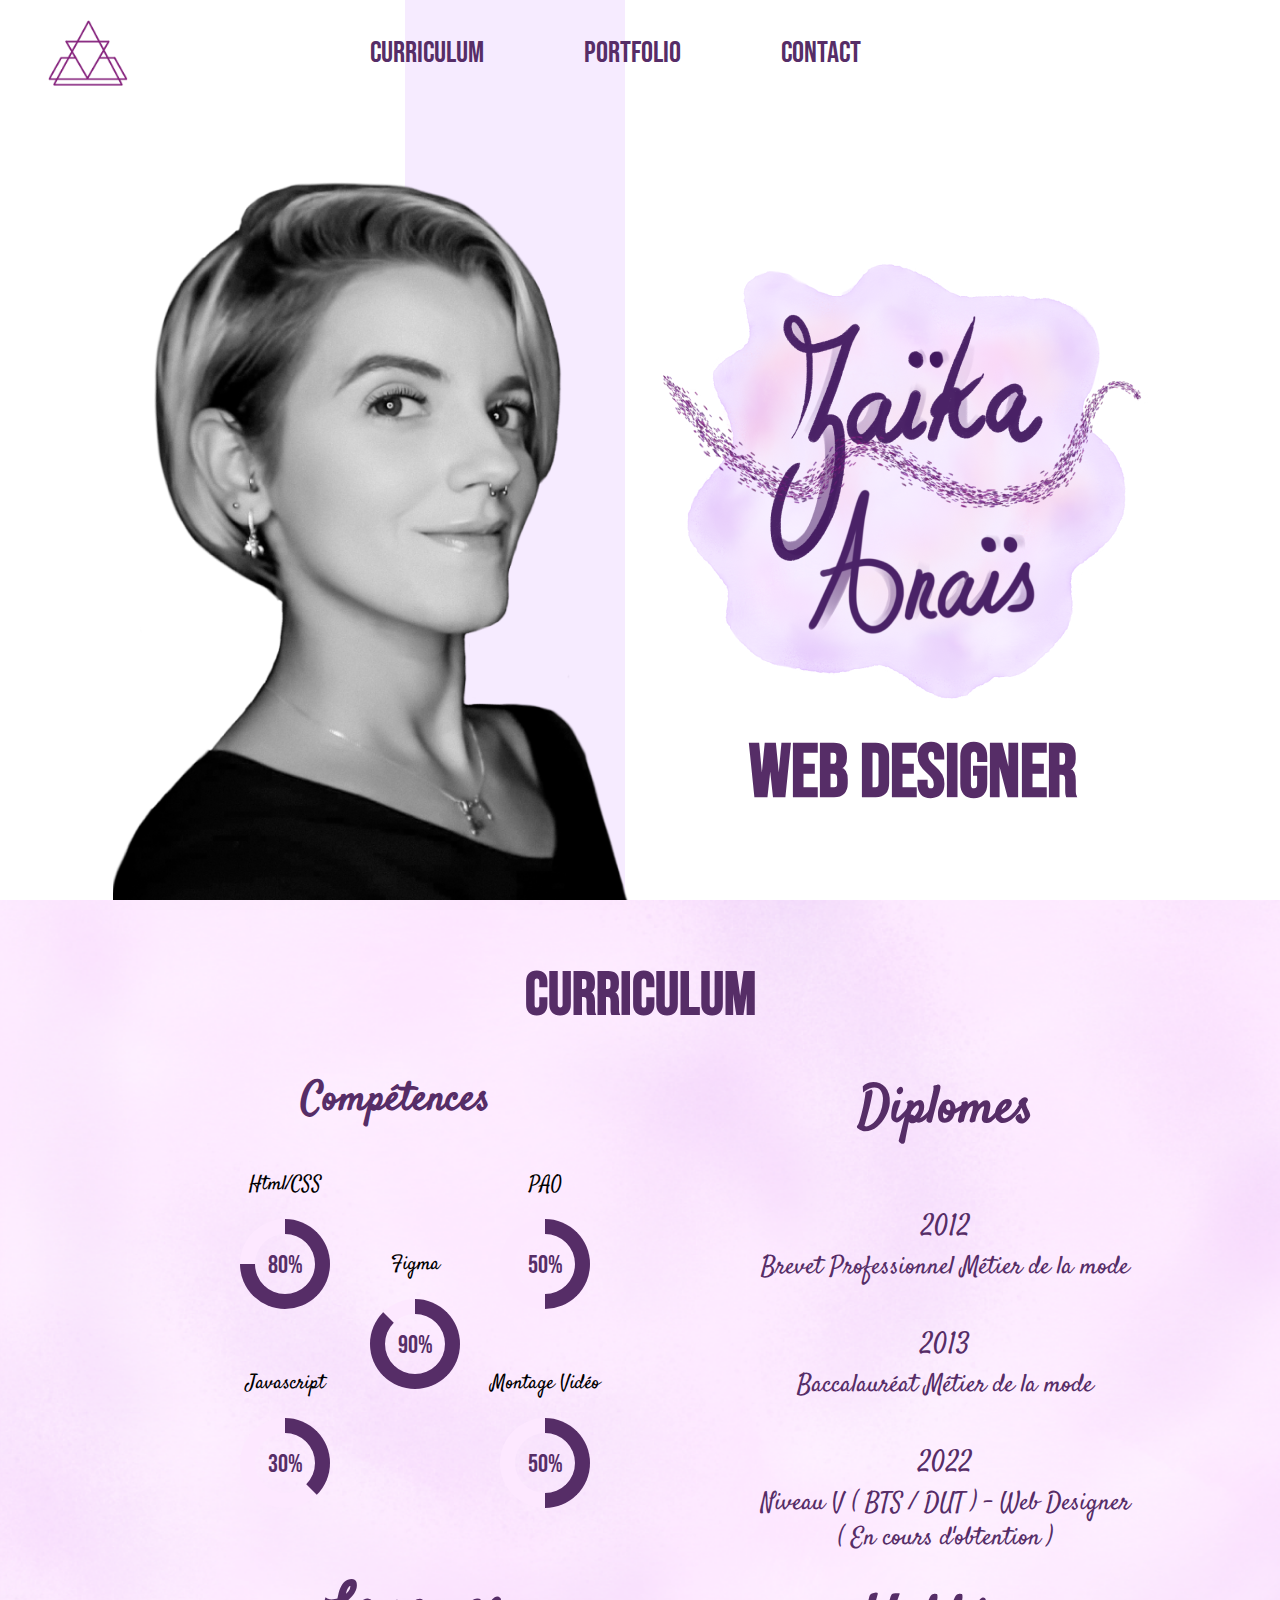
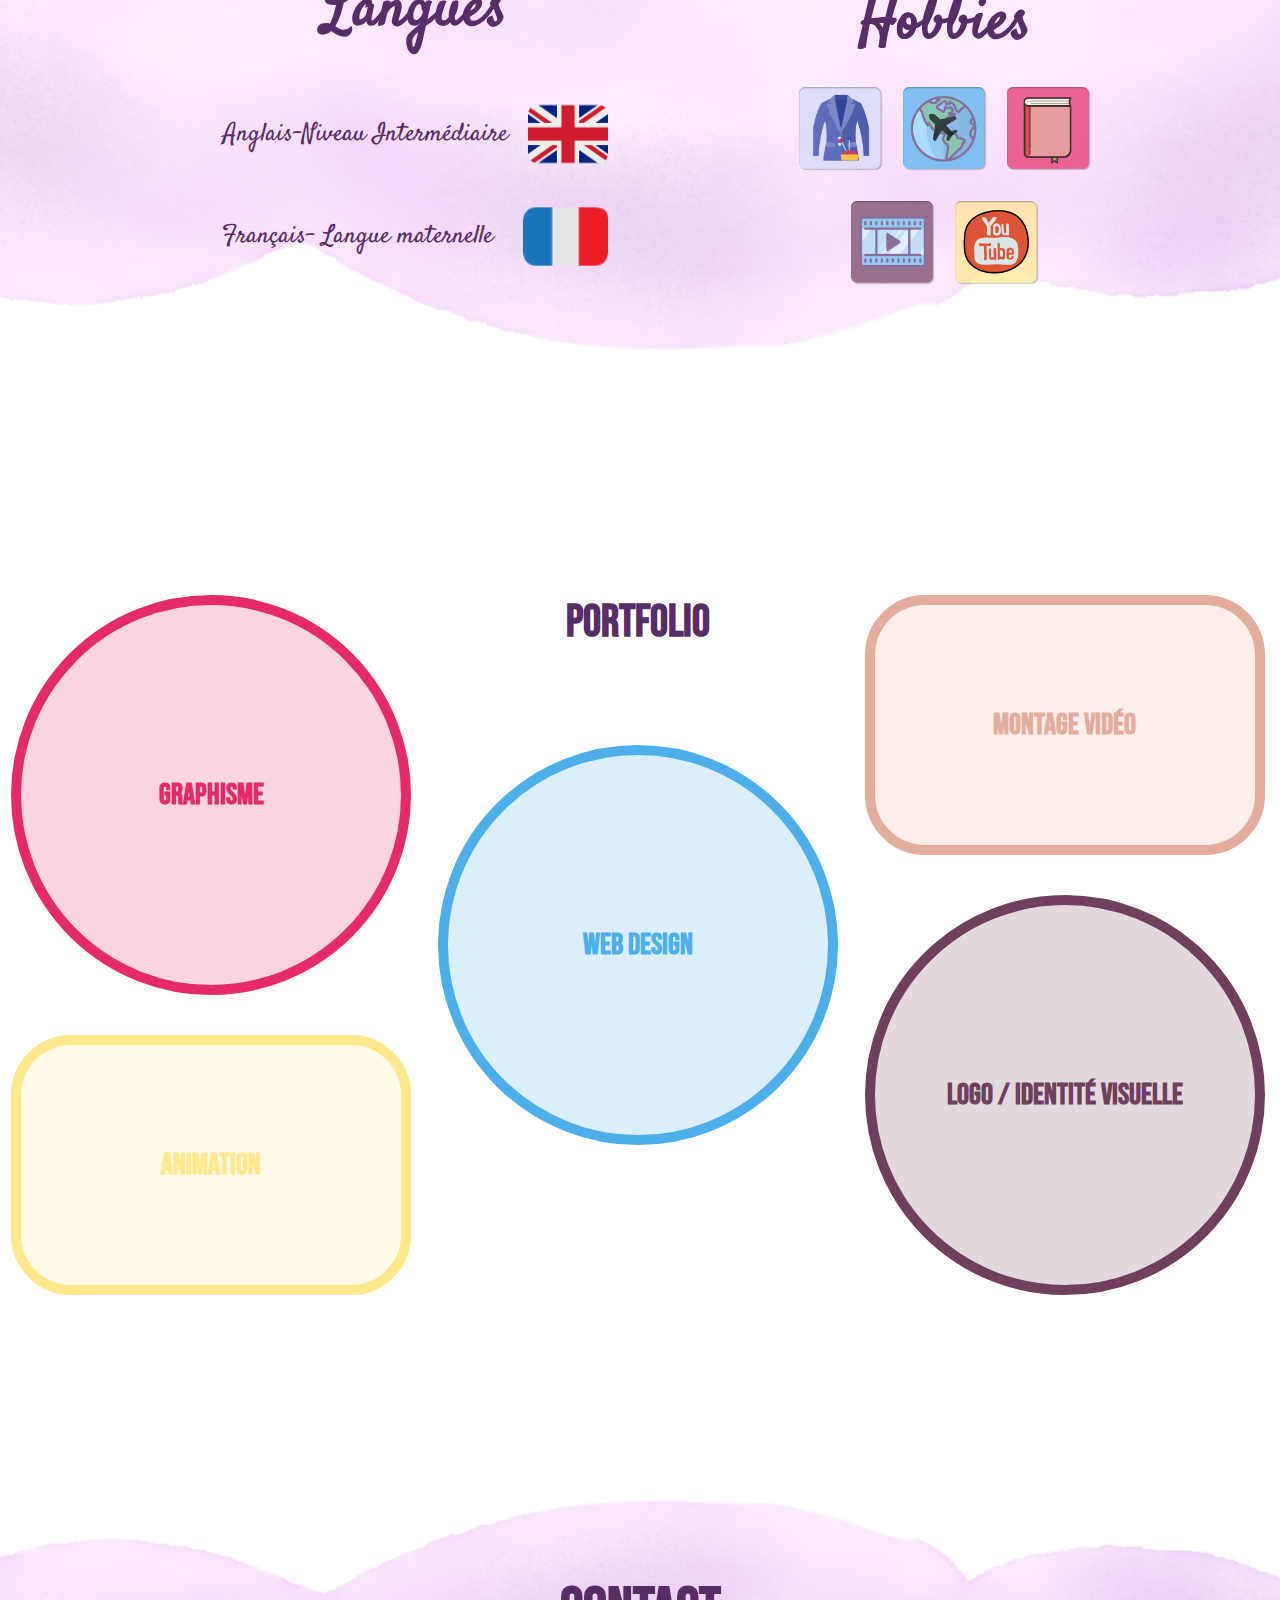
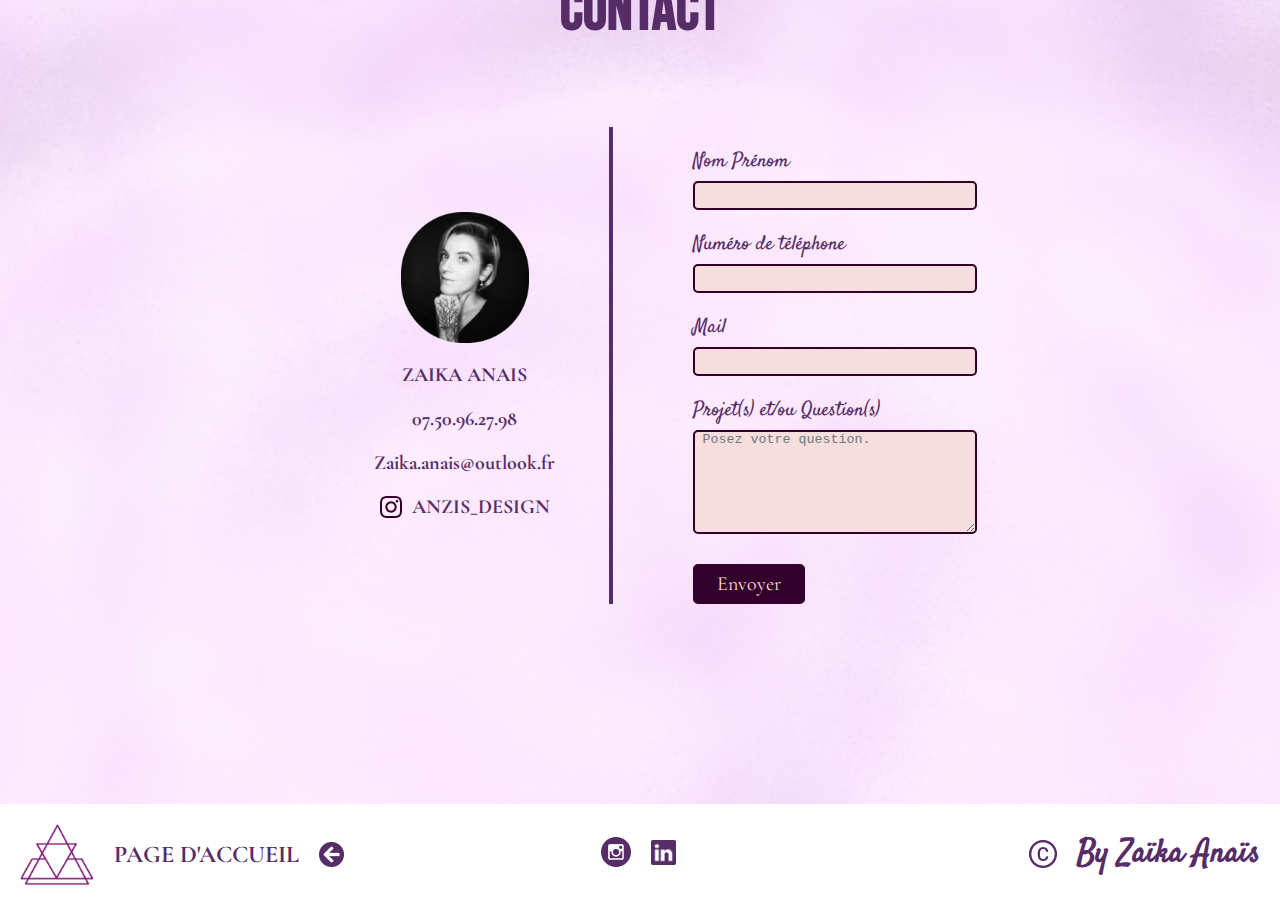
<file: index.html>
<!DOCTYPE html>
<html lang="en">

<head>
    <meta charset="UTF-8">
    <meta http-equiv="X-UA-Compatible" content="IE=edge">
    <meta name="viewport" content="width=device-width, initial-scale=1.0">
    <link rel="stylesheet" href="index.css">
    <style>
        @import url('https://fonts.googleapis.com/css2?family=Bebas+Neue&display=swap');
    </style>
    <style>
        @import url('https://fonts.googleapis.com/css2?family=Satisfy&display=swap');
    </style>
    <style>
        @import url('https://fonts.googleapis.com/css2?family=Cormorant+Garamond&display=swap');
    </style>

    <title>Website Zaïka Anaïs</title>
</head>

<body>
    
    <nav>
        <div class="container">
            <img class="Logo" src="Logo.png" alt="Logo">
            <ul>
                <li> <a href="#curriculum">Curriculum</a> </li>
                <li> <a href="#portfolio"> Portfolio</a></li>
                <li> <a href="#contact"> Contact</a></li>
            </ul>
        </div>
    </nav>

    <header class="index">
        <div class="rectangle"></div>
        <div class="presentation">
            <img class="photo" src="photo.png" alt="Mon visage">
            <div class="blocindex">
                <img class="nom" src="nom.png" alt="nom">
                <h1>WEB DESIGNER</h1>
            </div>
        </div>
    </header>

    <section id="curriculum" class="curriculum">
        <div class="nompage">
            <h1>Curriculum</h1>
        </div>
        <div class="CV">
            <div class="Gauche">
                <div class="competences">
                    <h1>Compétences</h1>

                    <div class="cercleentier">

                        <div class="cerclegauche">
                            <div class="nomcercle1">
                                <p class="pourcentage">80%</p>
                                <p class="textecercle">Html/CSS</p>
                                <div class="Cercle1 CercleR">
                                    <div class="gauche">
                                        <ul id="circle1premier">
                                            <li class="icon i1"></li>
                                            <li class="icon i2"></li>
                                            <li class="icon i3"></li>
                                            <li class="icon i4"></li>
                                            <li class="icon i5"></li>
                                        </ul>
                                        <ul id="circle2">
                                            <li class="icon i1"></li>
                                            <li class="icon i2"></li>
                                            <li class="icon i3"></li>
                                            <li class="icon i4"></li>
                                            <li class="icon i5"></li>
                                        </ul>
                                    </div>
                                    <div class="droite">
                                        <ul id="circle3">
                                            <li class="icon i1"></li>
                                            <li class="icon i2"></li>
                                            <li class="icon i3"></li>
                                            <li class="icon i4"></li>
                                            <li class="icon i5"></li>
                                        </ul>

                                        <ul id="circle4">
                                            <li class="icon i1"></li>
                                            <li class="icon i2"></li>
                                            <li class="icon i3"></li>
                                            <li class="icon i4"></li>
                                            <li class="icon i5"></li>
                                        </ul>
                                    </div>
                                </div>
                            </div>
                            <div class="nomcercle2">
                                <p class="pourcentage">30%</p>
                                <p class="textecercle">Javascript</p>
                                <div class="Cercle2 CercleR">
                                    <div class="gauche">
                                        <ul id="circle1premier">
                                            <li class="icon i1"></li>
                                            <li class="icon i2"></li>
                                            <li class="icon i3"></li>
                                            <li class="icon i4"></li>
                                            <li class="icon i5"></li>
                                        </ul>
                                        <ul id="circle2">
                                            <li class="icon i1"></li>
                                            <li class="icon i2"></li>
                                            <li class="icon i3"></li>
                                            <li class="icon i4"></li>
                                            <li class="icon i5"></li>
                                        </ul>
                                    </div>
                                    <div class="droite">
                                        <ul id="circle3premier">
                                            <li class="icon i1"></li>
                                            <li class="icon i2"></li>
                                            <li class="icon i3"></li>
                                            <li class="icon i4"></li>
                                            <li class="icon i5"></li>
                                        </ul>

                                        <ul id="circle4premier">
                                            <li class="icon i1"></li>
                                            <li class="icon i2"></li>
                                            <li class="icon i3"></li>
                                            <li class="icon i4"></li>
                                            <li class="icon i5"></li>
                                        </ul>
                                    </div>
                                </div>
                            </div>
                        </div>
                        <div class="nomcercle3">
                            <p class="pourcentage pourcentage1">90%</p>
                            <p class="textecercle">Figma</p>
                            <div class="Cercle3 CercleR">
                                <div class="gauche">
                                    <ul id="circle1second">
                                        <li class="icon i1"></li>
                                        <li class="icon i2"></li>
                                        <li class="icon i3"></li>
                                        <li class="icon i4"></li>
                                        <li class="icon i5"></li>
                                    </ul>
                                    <ul id="circle2">
                                        <li class="icon i1"></li>
                                        <li class="icon i2"></li>
                                        <li class="icon i3"></li>
                                        <li class="icon i4"></li>
                                        <li class="icon i5"></li>
                                    </ul>
                                </div>
                                <div class="droite">
                                    <ul id="circle3">
                                        <li class="icon i1"></li>
                                        <li class="icon i2"></li>
                                        <li class="icon i3"></li>
                                        <li class="icon i4"></li>
                                        <li class="icon i5"></li>
                                    </ul>

                                    <ul id="circle4">
                                        <li class="icon i1"></li>
                                        <li class="icon i2"></li>
                                        <li class="icon i3"></li>
                                        <li class="icon i4"></li>
                                        <li class="icon i5"></li>
                                    </ul>
                                </div>
                            </div>
                        </div>


                        <div class="cercledroite">
                            <div class="nomcercle4">
                                <p class="pourcentage">50%</p>
                                <p class="textecercle">PAO</p>
                                <div class="Cercle4 CercleR">
                                    <div class="gauche">
                                        <ul id="circle1troisieme">
                                            <li class="icon i1"></li>
                                            <li class="icon i2"></li>
                                            <li class="icon i3"></li>
                                            <li class="icon i4"></li>
                                            <li class="icon i5"></li>
                                        </ul>
                                        <ul id="circle2">
                                            <li class="icon i1"></li>
                                            <li class="icon i2"></li>
                                            <li class="icon i3"></li>
                                            <li class="icon i4"></li>
                                            <li class="icon i5"></li>
                                        </ul>
                                    </div>
                                    <div class="droite">
                                        <ul id="circle3troisieme">
                                            <li class="icon i1"></li>
                                            <li class="icon i2"></li>
                                            <li class="icon i3"></li>
                                            <li class="icon i4"></li>
                                            <li class="icon i5"></li>
                                        </ul>

                                        <ul id="circle4">
                                            <li class="icon i1"></li>
                                            <li class="icon i2"></li>
                                            <li class="icon i3"></li>
                                            <li class="icon i4"></li>
                                            <li class="icon i5"></li>
                                        </ul>
                                    </div>
                                </div>
                            </div>
                            <div class="nomcercle5">
                                <p class="pourcentage">50%</p>
                                <p class="textecercle">Montage Vidéo</p>
                                <div class="Cercle5 CercleR">
                                    <div class="gauche">
                                        <ul id="circle1quatre">
                                            <li class="icon i1"></li>
                                            <li class="icon i2"></li>
                                            <li class="icon i3"></li>
                                            <li class="icon i4"></li>
                                            <li class="icon i5"></li>
                                        </ul>
                                        <ul id="circle2">
                                            <li class="icon i1"></li>
                                            <li class="icon i2"></li>
                                            <li class="icon i3"></li>
                                            <li class="icon i4"></li>
                                            <li class="icon i5"></li>
                                        </ul>
                                    </div>
                                    <div class="droite">
                                        <ul id="circle3quatre">
                                            <li class="icon i1"></li>
                                            <li class="icon i2"></li>
                                            <li class="icon i3"></li>
                                            <li class="icon i4"></li>
                                            <li class="icon i5"></li>
                                        </ul>

                                        <ul id="circle4">
                                            <li class="icon i1"></li>
                                            <li class="icon i2"></li>
                                            <li class="icon i3"></li>
                                            <li class="icon i4"></li>
                                            <li class="icon i5"></li>
                                        </ul>
                                    </div>
                                </div>
                            </div>
                        </div>

                    </div>
                </div>
                <div class="langues">
                    <div class="titrelangue">
                        <h1>Langues</h1>
                    </div>
                    <div class="en">
                        <p>Anglais-Niveau Intermédiaire
                        </p><img src="flaguk.png" alt="Drapeau Anglais">
                    </div>

                    <div class="fr">
                        <p>Français- Langue maternelle
                        </p> <img src="flagfr.png" alt="Drapeau Français">
                    </div>

                </div>
            </div>
            <div class="Droite">
                <div class="diplome">
                    <h1>Diplomes</h1>
                    <div class="textediplome">
                        <h1>2012</h1>
                        <p> Brevet Professionnel Métier de la mode </p>
                        <h1>2013</h1>
                        <p>Baccalauréat Métier de la mode</p>
                        <h1>2022</h1>
                        <p> Niveau V ( BTS / DUT ) - Web Designer</p>
                        <p> ( En cours d'obtention )</p>
                    </div>
                </div>
                <div class="hobbies">
                    <div class="textehob">
                        <h1>Hobbies</h1>

                        <div class="premierhob">
                            <img class="mode" src="mode.png" alt="Mode ( Vêtement )">
                            <img src="voyage.png" alt="Terre avec avion">
                            <img src="livre.png" alt="livre">
                        </div>
                        <div class="secondhob">
                            <img class="cinema" src="cinema.png" alt="cinéma">
                            <img src="youtube.png" alt="youtube">
                        </div>
                    </div>
                </div>
            </div>
        </div>
    </section>

    <section id="portfolio">
        <div class="portfolio">
            <div class="containerport">
                <div class="forme formerond1">
                    <a href="portfolio.html#graphisme">
                        <h1 class="nombulle1">Graphisme</h1>
                    </a>
                </div>
            </div>
            <div class="containerport">
                <div class="forme formerectangle1">
                    <a href="portfolio.html#animation">
                        <h1 class="nombulle2">Animation</h1>

                    </a>
                </div>
            </div>
            <h1 class="containerport port">Portfolio</h1>
            <div class="containerport">
                <div class="forme formerond2">
                    <a href="portfolio.html#webdesign">

                        <h1 class="nombulle3">Web Design</h1>

                    </a>
                </div>
            </div>
            <div class="containerport">
                <div class="forme formerectangle2">
                    <a href="portfolio.html#montagevideo">

                        <h1 class="nombulle4">Montage Vidéo</h1>

                    </a>
                </div>
            </div>
            <div class="containerport">
                <div class="forme formerond3">
                    <a href="portfolio.html#identite">

                        <h1 class="nombulle5">Logo / Identité Visuelle</h1>
                    </a>
                </div>
            </div>
        </div>
        <!--
        <div class="nompage">
            <h1 class="port">Portfolio</h1>
        </div>
        <div class="ttforme">


            <div class="formegauche">
                <a href="portfolio.html#graphisme">
                    <div class="formerond1">
                        <h1 class="nombulle1">Graphisme</h1>
                    </div>
                </a>

                <a href="portfolio.html#animation">
                    <div class="formerectangle1">
                        <h1 class="nombulle2">Animation</h1>
                    </div>
                </a>
            </div>
            <a href="portfolio.html#webdesign">
                <div class="formecentre">
                    <div class="formerond2">
                        <h1 class="nombulle3">Web Design</h1>
                    </div>
            </a>
        </div>
        <a href="portfolio.html#montagevideo">
            <div class="formedroite">
                <div class="formerectangle2">
                    <h1 class="nombulle4">Montage Vidéo</h1>
                </div>
        </a>

        <a href="portfolio.html#identite">
            <div class="formerond3">
                <h1 class="nombulle5">Logo / Identité Visuelle</h1>
            </div>
        </a>
        </div>
        </div>
    -->
    </section>

    <section id="contact" class="Contact">
        <div class="nompage1">
            <h1>CONTACT</h1>
        </div>
        <div class="cartedevisite">
            <div class="carte">
                <img class="pp" src="Photovisit.png" alt="Photo de profil">

                <p>ZAIKA ANAIS</p>
                <p>07.50.96.27.98</p>
                <p>Zaika.anais@outlook.fr</p>
                <a href="https://www.instagram.com/anzis_design/">
                    <div class="instagram">

                        <img src="instasite.png" alt="instagram symbole">
                        <p>ANZIS_DESIGN</p>
                    </div>
                </a>
            </div>
            <div class="Barre"></div>


            <div class="formulaire">
                <form method="post">
                    <p>
                        <label for="prenom">Nom Prénom</label>
                        <input type="text" name="prenom" />

                        <label for="text">Numéro de téléphone</label>
                        <input type="text" name="text" id="text">

                        <label for="email"> Mail</label>
                        <input type="email" name="email" id="email">

                        <label for="post">Projet(s) et/ou Question(s)</label>
                        <textarea name="ameliorer"
                            placeholder=" Posez votre question."></textarea>

                        <input class="bouton" type="submit" value="Envoyer" />

                    </p>
                </form>
                </p>
                </form>
            </div>
        </div>
    </section>

    <footer>
        <div class="footer">
            <a href="#">
                <div class="accueil">
                    <img class="logodown" src="Logo.png" alt="le logo">
                    <h1>PAGE D'ACCUEIL</h1>
                    <img class="arrow" src="arrow.png" alt="flèche de direction">
                </div>
            </a>
            <div class="reseaux">
                <a href="https://www.instagram.com/anzis_design/">
                    <img class="inst" src="insta.png" alt="instagram">
                    <a href="https://www.linkedin.com/in/ana%C3%AFs-za%C3%AFka-858057185/">
                        <img class="in" src="link.png" alt="linkedin"></a>
            </div>
            <div class="copy">
                <img class="copyright" src="copy.png" alt="copyright">
                <h1>By Zaïka Anaïs</h1>
            </div>
        </div>
    </footer>


</body>

</html>
</file>
<file: index.css>
* {
    margin: 0;
    padding: 0;
    color: #562D67 ;
}

html {
    scroll-behavior: smooth;
  }

#portfolio * {
    box-sizing: border-box;
}

.container {
    width: 90%;
    margin: auto;
}

nav .container {
    display: flex;
    justify-content: center;
}

nav {
    margin: auto;
    display: flex;
    width: 100%;
    z-index: 10000;
    position: absolute;
}

nav ul {
    display: flex;
    padding-top: 35px;
    padding-right: 150px;
}

nav li {
    font-size: 30px ;
    font-family: 'Bebas Neue';
    list-style: none;
    display: flex;
    padding-left:100px;
}

nav a {
    text-decoration: none;
}

.Logo {
    margin-top: 20px;
    margin-left: 24px;
    max-width: 80px;
    position: absolute;
    left : 24px;
}

.index{
    display: flex;
    width: 100%;
    height: 100vh;
    min-height: 650px;
}

.rectangle {
    background-color: #F6EBFF;
    position: absolute;
    width: 220px;
    height: 100vh;
    margin-left: 405px;
    top: 0;
    min-height: 650px;
}

.presentation {
    display: flex;
    margin: auto;
    height: 100%;
    align-items: flex-end;
    z-index: 10;
}

.photo {
    height: 80%;
}


.index h1 {
    font-family: 'Bebas Neue', cursive;
    font-size: calc(5vh + 30px);
}
.blocindex {
    display: flex;
    flex-direction: column;
    justify-content: center;
    align-items: center;
    height: 80%;
}

.curriculum {
    width: 100%;
    height: 100%;
    background-image: url(nuagedown.png);
    background-repeat: no-repeat;
    background-size:cover;
    background-position: 50% 25%;
}

.nompage {
    font-family: 'Bebas Neue', cursive;
    font-size: 30px;
    display: flex;
    justify-content: center;
    padding-top: 60px;
}

.competences h1 {
    display: flex;
    justify-content: center;
    font-family: 'Satisfy', cursive;
    font-size: 40px;
    padding-top: 40px;
}



.Cercle1 {
    padding: 20px;

}

.Cercle2 {
    padding: 20px;

}

.Cercle4 {
    padding: 20px;
}

.Cercle5 {
    padding: 20px;
}

.Cercle3 {
    padding: 20px;
}

.Gauche {
    display: flex;
    flex-direction: column;
    padding-left: 180px;
}

.CV {
    display: flex;
    justify-content: space-between;

}

.competences {
    display: flex;
    flex-direction: column;
}

.cercleentier {
    display: flex;
    flex-direction: row;
    justify-content: center;
}

.cerclegauche {
    display: flex;
    flex-direction: column;
}

.cercledroite {
    display: flex;
    flex-direction: column;
    
}

.gauche {
    display:flex;

    }
    
    .pourcentage {
        position: absolute;
        display: flex;
        padding-top: 80px;
        font-family: 'Bebas Neue', cursive;
        font-size: 25px;
    }

    .pourcentage1 {
        position: absolute;
        display: flex;
        padding-top: 80px;
        font-family: 'Bebas Neue', cursive;
        font-size: 25px;
    }


    .droite {
     display:flex;
    }
    
    .nomcercle1{
        display: flex;
        flex-direction: column;
        align-items: center;
        padding-top: 40px;
        padding-left: 40px;
    }

    .textecercle {
        font-family: 'Satisfy', cursive;
        color: black;
        font-size: 20px;

    }

    .nomcercle2{
        display: flex;
        flex-direction: column;
        align-items: center;
        padding-top: 40px;
        padding-left: 40px;
    }

    .nomcercle3{
        display: flex;
        flex-direction: column;
        align-items: center;
        padding-top: 120px;
        
    }

    .nomcercle4{
        display: flex;
        flex-direction: column;
        align-items: center;
        padding-top: 40px;
    }

    .nomcercle5{
        display: flex;
        flex-direction: column;
        align-items: center;
        padding-top: 40px;
    }
    
    #circle1{
      display: block;
      position: relative;
      
      padding: 0;
      margin:0;
      
      width: 30px;
      height: 30px;
      
      
      border: 0px;
      border-top: 15px solid #FDE8FF;
      border-left: 15px solid #562D67;
      border-top-left-radius: 100%;
      transform: rotate(360deg);
    }

    #circle1premier{
        display: block;
        position: relative;
        
        padding: 0;
        margin:0;
        
        width: 30px;
        height: 30px;
        
        
        border: 0px;
        border-top: 15px solid #FDE8FF;
        border-left: 15px solid #FDE8FF;
        border-top-left-radius: 100%;
        transform: rotate(360deg);
      }

      #circle1second{
        display: block;
        position: relative;
        
        padding: 0;
        margin:0;
        
        width: 30px;
        height: 30px;
        
        
        border: 0px;
        border-top: 15px solid #FDE8FF;
        border-left: 15px solid #562D67;
        border-top-left-radius: 100%;
        transform: rotate(360deg);
      }

      #circle1troisieme{
        display: block;
        position: relative;
        
        padding: 0;
        margin:0;
        
        width: 30px;
        height: 30px;
        
        
        border: 0px;
        border-top: 15px solid #FDE8FF;
        border-left: 15px solid #FDE8FF;
        border-top-left-radius: 100%;
        transform: rotate(360deg);
      }

      #circle1quatre{
        display: block;
        position: relative;
        
        padding: 0;
        margin:0;
        
        width: 30px;
        height: 30px;
        
        
        border: 0px;
        border-top: 15px solid #FDE8FF;
        border-left: 15px solid #FDE8FF;
        border-top-left-radius: 100%;
        transform: rotate(360deg);
      }

    .icon{
      list-style-type: none;
    }
    #circle2{
      display: block;
      position: relative;
      
      padding: 0;
      margin:0;
      
      width: 30px;
      height: 30px;
      
      border: 0px;
      border-top: 15px solid #562D67;
      border-left: 15px solid #562D67;
      border-top-left-radius: 100%;
      transform: rotate(90deg);
    }



    #circle3{
      display: block;
      position: relative;
      
      padding: 0;
      margin:0;
      
      width: 30px;
      height: 30px;
      
      border: 0px;
      border-top: 15px solid #562D67;
      border-left: 15px solid #562D67;
      border-top-left-radius: 100%;
      transform: rotate(270deg);
    }

    #circle3premier{
        display: block;
        position: relative;
        
        padding: 0;
        margin:0;
        
        width: 30px;
        height: 30px;
        
        border: 0px;
        border-top: 15px solid #FDE8FF;
        border-left: 15px solid #FDE8FF;
        border-top-left-radius: 100%;
        transform: rotate(270deg);
      }

      #circle3troisieme{
        display: block;
        position: relative;
        
        padding: 0;
        margin:0;
        
        width: 30px;
        height: 30px;
        
        border: 0px;
        border-top: 15px solid #FDE8FF;
        border-left: 15px solid #FDE8FF;
        border-top-left-radius: 100%;
        transform: rotate(270deg);
      }

      #circle3quatre{
        display: block;
        position: relative;
        
        padding: 0;
        margin:0;
        
        width: 30px;
        height: 30px;
        
        border: 0px;
        border-top: 15px solid #FDE8FF;
        border-left: 15px solid #FDE8FF;
        border-top-left-radius: 100%;
        transform: rotate(270deg);
      }
 
    #circle4{
      display: block;
      position: relative;
      
      padding: 0;
      margin:0;
      
      width: 30px;
      height:30px;
      
      border: 0px;
      border-top: 15px solid #562D67;
      border-left: 15px solid #562D67;
      border-top-left-radius: 100%;
      transform: rotate(180deg);
    }

    #circle4premier{
        display: block;
        position: relative;
        
        padding: 0;
        margin:0;
        
        width: 30px;
        height:30px;
        
        border: 0px;
        border-top: 15px solid #FDE8FF;
        border-left: 15px solid #562D67;
        border-top-left-radius: 100%;
        transform: rotate(180deg);
      }
    
.langues {
    padding-left: 40px;
}

.titrelangue {
    font-family: 'Satisfy', cursive;
    font-size: 30px;
    display: flex;
    flex-direction: column;
    align-items: center;
    padding-top: 40px;
    padding-bottom: 20px;
}

.en {
    font-family: 'Satisfy', cursive;
    font-size: 25px;
    display: flex;
    flex-direction: row;
    justify-content: center;
    align-items: center;
    padding-top: 20px;

}

.en img {
    width: 80px;
    padding-left: 20px;
}

.fr {
    font-family: 'Satisfy', cursive;
    font-size: 25px;
    display: flex;
    flex-direction:row;
    justify-content: center;
    align-items: center;
    padding-top: 20px;
}

.fr img {
    width: 85px;
    padding-left: 30px;
}

.Droite {
    display: flex;
    flex-direction: column;
    align-items: center;
}

.diplome {

    display: flex;
    flex-direction: column;
    align-items: center;
    font-family: 'Satisfy', cursive;
    font-size: 26px;
    padding-top: 40px;
}

.textediplome {
    display: flex;
    flex-direction: column;
    align-items: center;
    font-family: 'Satisfy', cursive;
    font-size: 25px;
    padding-top: 20px;
}


.textediplome h1 {
    font-size: 30px;
    font-weight: lighter;
    padding-top: 40px;
}


.textehob {
    width: 50%;
    display: flex;
    flex-direction: column;
    align-items: center;
    font-family: 'Satisfy', cursive;
    font-size: 30px;
    padding-top: 25px;

}

.hobbies {
    display: flex;
    justify-content: center;
}

.hobbies img {
    width: 25%;
    padding-top: 10px;
    margin: 10px;
}

.premierhob {    
    display: flex;
    justify-content: center;
    align-content: center;
}

.secondhob {
    width: 100%;
    display: flex;
    justify-content: center;
    align-content: center;
    padding-bottom: 200px;
}

a {
    text-decoration: none;
}

h1.port {
    text-align: center;
    height: 150px;
    font-family: 'Bebas Neue', cursive;
    font-size: 45px;
}

.containerport {
    width: 33%;
    display: flex;
    justify-content: center;
}


#portfolio .forme {
    display: flex;
    justify-content: center;
    align-items: center;
}

#portfolio .portfolio {
    display: flex;
    flex-direction: column;
    flex-wrap: wrap;
    height: 700px;
}

#portfolio {
    height: 780px;
    padding-top: 100px;
}

.formerond1{
	width:400px;
	height:400px;
	background:rgb(228,42,105,20%);
	-webkit-border-radius:200px;
	-moz-border-radius:200px;
	-o-border-radius:200px;
	border-radius:300px;
    border:10px solid rgb(228,42,105,100%);
}

.nombulle1 {
    display: flex;
    justify-content:center;
    color:rgb(228,42,105,100%);
    font-family: 'Bebas Neue', cursive;
    font-size: 30px;
}

.formerectangle1{
    margin-top: 40px;
	width:400px;
	height:260px;
	background:rgb(255,231,139,20%);
    border:10px solid rgb(255,231,139,100%);
    border-radius: 60px;
}

.nombulle2 {
    display: flex;
    justify-content: center;
    color:rgb(255,231,139,100%);
    font-family: 'Bebas Neue', cursive;
    font-size: 30px;
}

.formerond2{
	width:400px;
	height:400px;
	background:rgb(76,175,234,20%);
	-webkit-border-radius:200px;
	-moz-border-radius:200px;
	-o-border-radius:200px;
	border-radius:300px;
    border:10px solid rgb(76,175,234,100%);
}

.nombulle3{
    display: flex;
    justify-content: center;
    color:rgb(76,175,234,100%);
    font-family: 'Bebas Neue', cursive;
    font-size: 30px;
}

.formerectangle2{
	width:400px;
	height:260px;
	background:rgb(228,172,157,20%);
    border:10px solid rgb(228,172,157,100%);
    border-radius: 60px;
}

.nombulle4{
    display: flex;
    justify-content: center;
    color:rgb(228,172,157,100%);
    font-family: 'Bebas Neue', cursive;
    font-size: 30px;
}

.formerond3{
	width:400px;
	height:400px;
    margin-top: 40px;
	background:rgb(112,63,94,20%);
	-webkit-border-radius:200px;
	-moz-border-radius:200px;
	-o-border-radius:200px;
	border-radius:300px;
    border:10px solid rgb(112,63,94,100%);
}

.nombulle5{
    display: flex;
    justify-content: center;
    color:rgb(112,63,94,100%);
    font-family: 'Bebas Neue', cursive;
    font-size: 30px;
}

.ttforme {
    display: flex;
    justify-content: center;
}

.formegauche {
    display: flex;
    flex-direction: column;
}

.formecentre {
    display: flex;
    justify-content: center;
    padding-top: 200px;
}

.formedroite {
    display: flex;
    flex-direction: column;
}

.nompage1 {
    font-family: 'Bebas Neue', cursive;
    font-size: 30px;
    display: flex;
    justify-content: center;
    padding-top: 200px;
}

.Contact {
    width: 100%;
    height: 100%;
    background-image: url(nuageup.png);
    background-repeat: no-repeat;
    background-size:cover;
    background-position: 50% 25%;
}

.Barre {
border:2px solid #562D67;
}

.instagram img {
    display: flex;
    object-fit: contain;
    padding-top: 20px;
    padding-right: 10px;
}
.instagram {
    display: flex;

}

.cartedevisite {
    display: flex;
    justify-content: center;
    padding-top: 80px;
    padding-bottom: 200px;
}

.carte {
    width: 10%;
    font-family: 'Cormorant Garamond', serif;
    display: flex;
    flex-direction: column;
    justify-content: center;
    align-items: center;
    padding-right:80px;
}

.pp {
    width: 100%;
}

.carte p {
    padding-top: 20px;
    font-size: 20px;
    font-weight: bold;
}


.formulaire {
    font-family: 'Satisfy', cursive;
    font-size: 20px;
    padding-left: 80px;
    display: flex;
    flex-direction: column;
}

input {
    height: 25px;
    width: 150%;
    border-radius: 5px;
    background-color: #F6DEDE;
    border : 2px solid #32002B;
    display: flex;
}

label {
    display: flex;
    padding-top:  20px;
    padding-bottom: 5px;
}

textarea {
    width: 150%;
    height: 100px;
    background-color: #F6DEDE;
    border : 2px solid #32002B;
    border-radius: 5px;
}

.bouton {

    display: flex;
    justify-content: center;
    font-family: 'Cormorant Garamond', serif;
    font-size: 20px;
    width: 60%;
    height: 40px;
    background-color: #32002B;
    color:#F6DEDE ;
    margin-top: 20px;
}

.footer {
    display: flex;
    flex-direction: row;
}

.accueil {
    font-size: 12px;
    font-family: 'Cormorant Garamond', serif;
    display: flex;
    flex-direction: row;
    align-items: center;
}

.logodown {
    width: 20%;
    display: flex;
    align-content: center;
padding: 20px;
}

.arrow {
    display: flex;
    padding-left:20px;
}

.reseaux {
    margin: auto;
    display: flex;
    flex-direction: row;
    align-items: center;
    padding-right: 120px;
}

.inst {
    width: 30px;
}

.in {
    padding-left: 20px;
    width: 25px;
}

.copy {
    font-family: 'Satisfy', cursive;
    display: flex;
    flex-direction: row;
    align-items: center;
    padding-right: 20px;
}

.copyright {
    padding-right: 20px;
}

@media screen and (max-width: 1200px) {
      .Logo {
          left: 0;
          width: 50px;
          height: 40px;
      }

      li a {
        font-size: 20px ;

      }

      nav li {       
        padding-left: 30px;
      }

      nav ul {
          padding-right: 0px;
      }

      .container {
          padding-left: 55px;
      }

      .presentation {
          flex-direction: column;
        align-items: center;
 
      }

      .index {
        height: 100vh;
      }

      .rectangle {
        position: absolute;
        width: 220px;
        height: 100%;
        margin-left: calc(50% - 110px);
      } 

       .photo {
        display: flex;
        align-items: center;
        height: 40%;
        padding-top: 150px;
        z-index: 0;
        }


      .blocindex {
          display: flex;
          position: absolute;
          top: 200px;
        z-index: 50;
        }

      .blocindex img{
        display: flex;
        flex-direction: column;
        justify-content: center;
        width:40vh;
        z-index : 2;
      }

      .blocindex h1 {
          font-size: 40px;
      }

      .curriculum {
        background-size: auto 110% ;
          background-position: 53% 25%;
      }

      .CV {
          display: flex;
          flex-direction: column;
      }

      .Gauche {
          padding-left: 0px;
      }

      .competences h1{ 
          font-size: 35px;
        padding-top: 40px;
        padding-bottom: 20px;
      }

      .CercleR {
        transform: scale(0.8);
        }

        .Cercle3 {
            padding: 15px;
        }

        .cercledroite {
            margin-right: 10px;
        }

        .textecercle {
            font-size: 18px;
        }

        .pourcentage {
            font-size: 20px;
        }

        .pourcentage1 {
            font-size: 20px;
            padding-top: 75px;
        }

      .nomcercle1 {
          padding-top: 10px;
          padding-left: 0px;
      }

      .nomcercle2 {
        padding-top: 0px;
        padding-left: 0px;
      }

      .nomcercle3 {
        padding-top: 100px;
        padding-left: 0px;
      }

      .nomcercle4 {
        padding-top:10px;
        padding-left: 0px;
      }

      .nomcercle5 {
          padding-top: 0px;
          padding-left: 0px;
      }
      .langues {
          padding-left: 0px;
      }

      .titrelangue h1 {
          font-size: 35px;
      }

      .titrelangue {
          padding-top: 0px;
          padding-bottom: 20px;
      }

      .fr {
          font-size: 20px;
      }

      .fr img {
          width: 10%;
      }

      .en {
          font-size: 20px;
          padding-top: 5px;
      }

      .en img {
          width: 10%;
      }

      .diplome {
        padding-top: 20px;
      }

      .diplome h1{
          font-size: 35px;
      }

      .textediplome {
          font-size: 20px;
      }

      .textediplome h1 {
          font-size: 20px;
          padding-top: 0px;
      }

      .port {
        padding-top:0px;
      }



      .textehob {
          padding-top: 30px;
          width: 90%;
      }

      .textehob h1 {
        font-size: 35px;
      }


      .secondhob {
          padding-bottom: 100px;
      }
 

      #portfolio .portfolio {
          flex-direction: row;
          width: 80%;
          height: 80%;
          margin: auto;
      }

      #portfolio {
        padding-top: 40px;
    }

      .formerond1{
          order: 0;
        width: 140px;
        height: 140px;

      }

      .nombulle1 {
          padding-top: 10px;
          font-size: 25px;
      }

      .nombulle2 {

        font-size: 25px;
    }

      .nombulle4 {
          text-align: center;
          font-size: 25px;
      }


      .formerond2 {
        order: 1;
        width: 140px;
        height: 140px;
      }

      .nombulle3 {
        padding-top: 10px;
        font-size: 25px;
    }

    .formerond3 {
        margin-top: 0px;
        order: 3;
        width: 140px;
        height: 140px;
    }

    .nombulle5 {
        padding-top: 10px;
        text-align: center;
        font-size: 25px;
    }
    

    .formerectangle1 {
        margin-top: 0;
        order: 4;
        width: 130px;
        height:200px;

    }

    .formerectangle2 {
        order: 5;
        width: 130px;
        height: 200px;
    }

    .containerport:nth-child(1) {
        order : 1;
        width: 50%;
    }

    .containerport:nth-child(2) {
        order :4;
        width: 50%;
    }

    .containerport:nth-child(3) {
        order :0;
        width: 100%;
    }

    .containerport:nth-child(4) {
        order :2;
        width: 50%;
    }

    .containerport:nth-child(5) {
        order :5;
        width: 50%;
    }

    .containerport:nth-child(6) {
        order :3;
        width: 100%;
    }

    .Contact {
        background-position: 53% 25%;
        background-size: auto 150%;
    }

    .Barre {
        color: #32002B;
        width: 90%;
    }

    .formulaire {
        display: flex;
        justify-content: center;
        padding-left: 30px;
        width: 90%;
    }

    .pp {
        width: 100%;
    }

    .cartedevisite {

        display: flex;
        flex-direction: column;
        align-items: center;
    }

    .carte {
        width: 50%;
        padding-right: 0px;
        padding-bottom: 100px;
    }

    hr {
        text-align: center;
    }

    input {

        width: 90%;
    }

    label {
        width: 90%;
    }

    textarea {
        width: 90%;
    }
    
    .accueil h1 {
        display: none;
    }

    .logodown {
        width: 40px;
        padding-top: 20px;
        padding-bottom: 20px;
        padding-right: 0px;

    }

    .arrow {
        padding-left: 20px;
        padding-right: 20px;
        transform: rotate(90deg);
    }

    .bouton {
        justify-content: center;
        width: 30%;
    }

    .reseaux {
        padding-right:10px;
    }
    .inst {
        width: 55%;
        padding-left: 30px;
    }

    .in {
        width: 55%;
        padding-left: 20px; 
    }

    .copy h1 {
        display: flex;
        font-size: 13px;

    }

    .copy {
        width: 190px;
        padding-right: 0px;
    }

    .copyright {
        width: 12%;
        padding-left: 40px;
        padding-right: 5px;
    }

}
</file>
